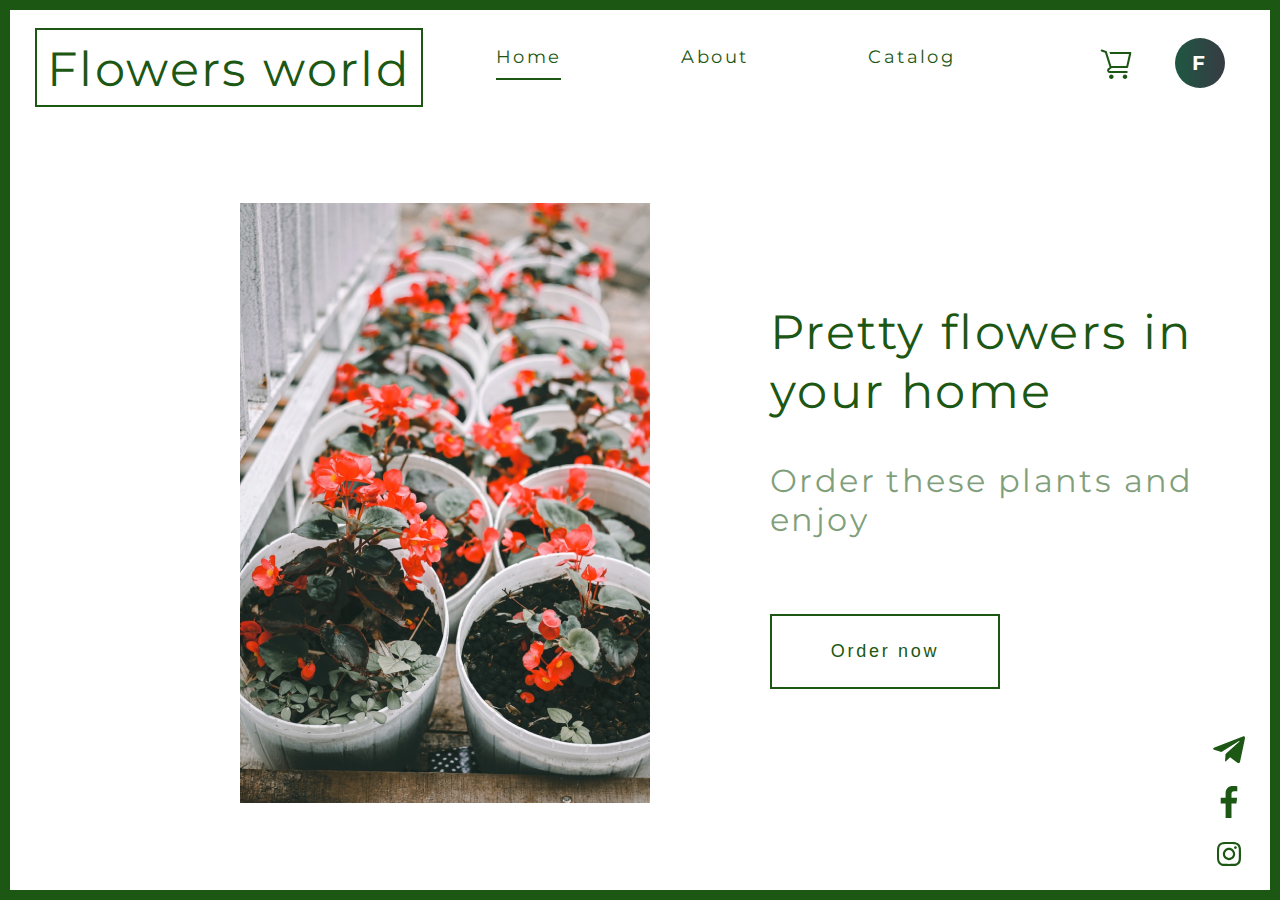
<file: index.html>
<!DOCTYPE html>
<html lang="en">
<head>
  <meta charset="UTF-8">
  <meta http-equiv="X-UA-Compatible" content="IE=edge">
  <meta name="viewport" content="width=device-width, initial-scale=1.0">
  <!-- TODO: favicon -->
    <title>Flowers world | HOME</title>
  <link rel="preconnect" href="https://fonts.gstatic.com">
  <link href="https://fonts.googleapis.com/css2?family=Montserrat:wght@100;200;300;400;500;600;700;900&display=swap" rel="stylesheet">
  <link rel="stylesheet" href="styles/general.css">
  <link rel="stylesheet" href="styles/index.css">
</head>
<body>
  <header class="header">
    <h1 class="header__logo">Flowers world</h1>

    <nav class="menu">
      <ul class="menu__list list">
        <li class="list__item list-item--active"><a href="index.html">Home</a></li>
        <li class="list__item"><a href="about.html">About</a></li>
        <li class="list__item"><a href="catalog.html">Catalog</a></li>
      </ul>
    </nav>

    <div class="header__buttons">
      <button class="header__shopping-cart-button icon">
        <img src="images/shopping cart.svg" alt="Shopping cart button">
      </button>

      <div class="header__user-avatar">F</div>
    </div>
  </header>

  <main class="main">
    <div class="middle">
      <img src="images/index/flowers 1.jpg" alt="Picture of beautiful flowers" class="flowers-preview" draggable="false">
      
      <div>
        <h2>Pretty flowers in your home</h2>
        <h3>Order these plants and enjoy</h3>
        <button class="middle__button">Order now</button>
      </div>
    </div>
    
    <div class="social-networks-icons">
      <img src="images/telegram.svg" alt="Telegram icon" class="social-networks__item icon" title="Go to our Telegram page">
      <img src="images/facebook.svg" alt="Facebook icon" class="social-networks__item icon" title="Go to our Facebook page">
      <img src="images/instagram.svg" alt="Instagram icon" class="social-networks__item icon" title="Go to our Instagram page">
    </div>
  </main>
</body>
</html>
</file>
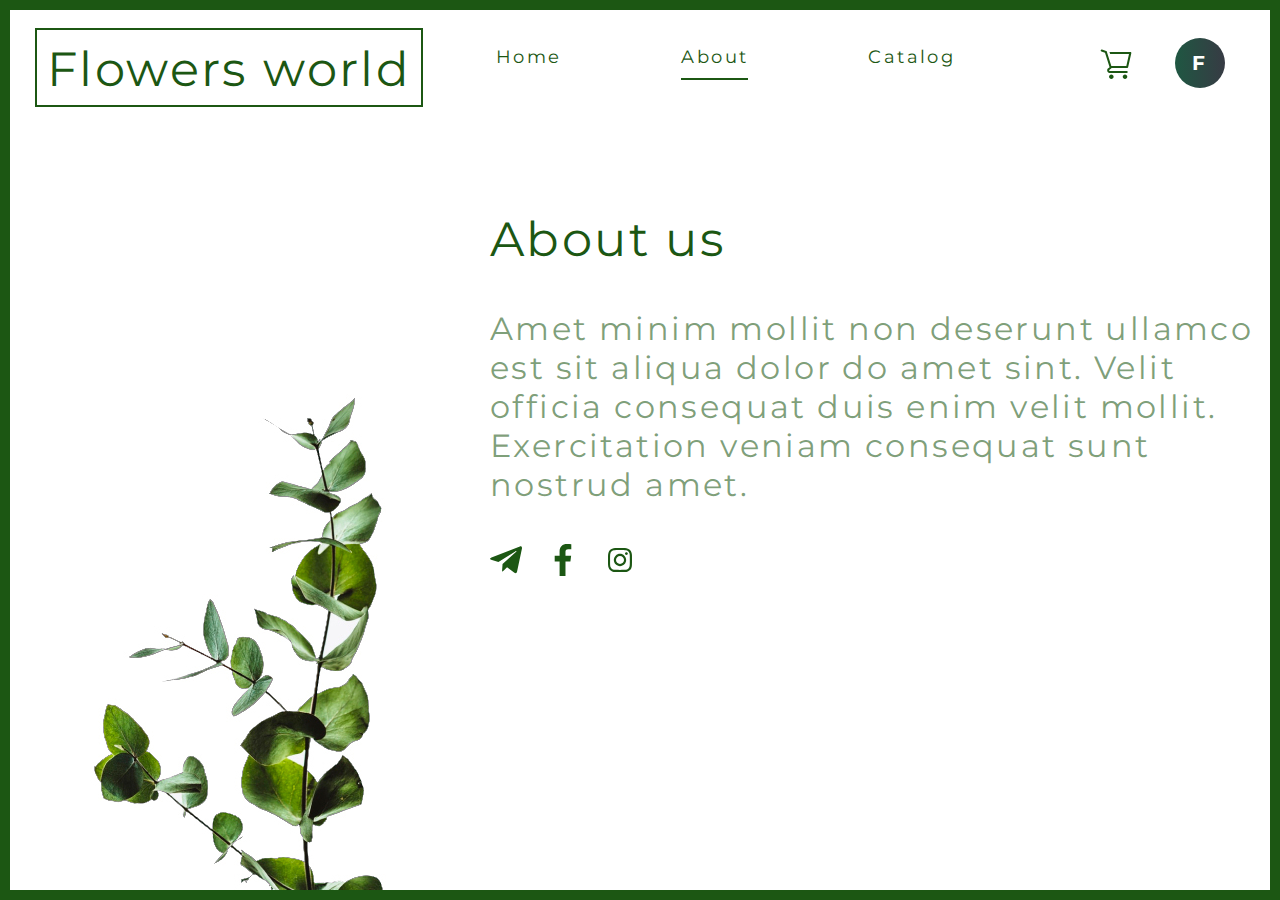
<file: about.html>
<!DOCTYPE html>
<html lang="en">
<head>
  <meta charset="UTF-8">
  <meta http-equiv="X-UA-Compatible" content="IE=edge">
  <meta name="viewport" content="width=device-width, initial-scale=1.0">
  <!-- TODO: favicon -->
    <title>Flowers world | ABOUT</title>
  <link rel="preconnect" href="https://fonts.gstatic.com">
  <link href="https://fonts.googleapis.com/css2?family=Montserrat:wght@100;200;300;400;500;600;700;900&display=swap" rel="stylesheet">
  <link rel="stylesheet" href="styles/general.css">
  <link rel="stylesheet" href="styles/about.css">
</head>
<body>
  <header class="header">
    <h1 class="header__logo">Flowers world</h1>

    <nav class="menu">
      <ul class="menu__list list">
        <li class="list__item"><a href="index.html">Home</a></li>
        <li class="list__item list-item--active"><a href="about.html">About</a></li>
        <li class="list__item"><a href="catalog.html">Catalog</a></li>
      </ul>
    </nav>

    <div class="header__buttons">
      <button class="header__shopping-cart-button icon">
        <img src="images/shopping cart.svg" alt="Shopping cart button">
      </button>

      <div class="header__user-avatar">F</div>
    </div>
  </header>

  <main class="main">
    <div class="main__inner-container">
      <img src="images/about/preview.jpg" class="flowers-preview" alt="Picture of flowers" draggable="false">
      
      <div class="main__text-container">
        <h2 class="main__title">About us</h2>
        <p class="main__description">Amet minim mollit non deserunt ullamco est sit aliqua dolor do amet sint. Velit officia consequat duis enim velit mollit. Exercitation veniam consequat sunt nostrud amet.</p>
      
        <div class="social-networks-icons">
          <img src="images/telegram.svg" alt="Telegram icon" class="social-networks__item icon" title="Go to our Telegram page">
          <img src="images/facebook.svg" alt="Facebook icon" class="social-networks__item icon" title="Go to our Facebook page">
          <img src="images/instagram.svg" alt="Instagram icon" class="social-networks__item icon" title="Go to our Instagram page">
        </div>
      </div>
    </div>
  </main>
</body>
</html>
</file>
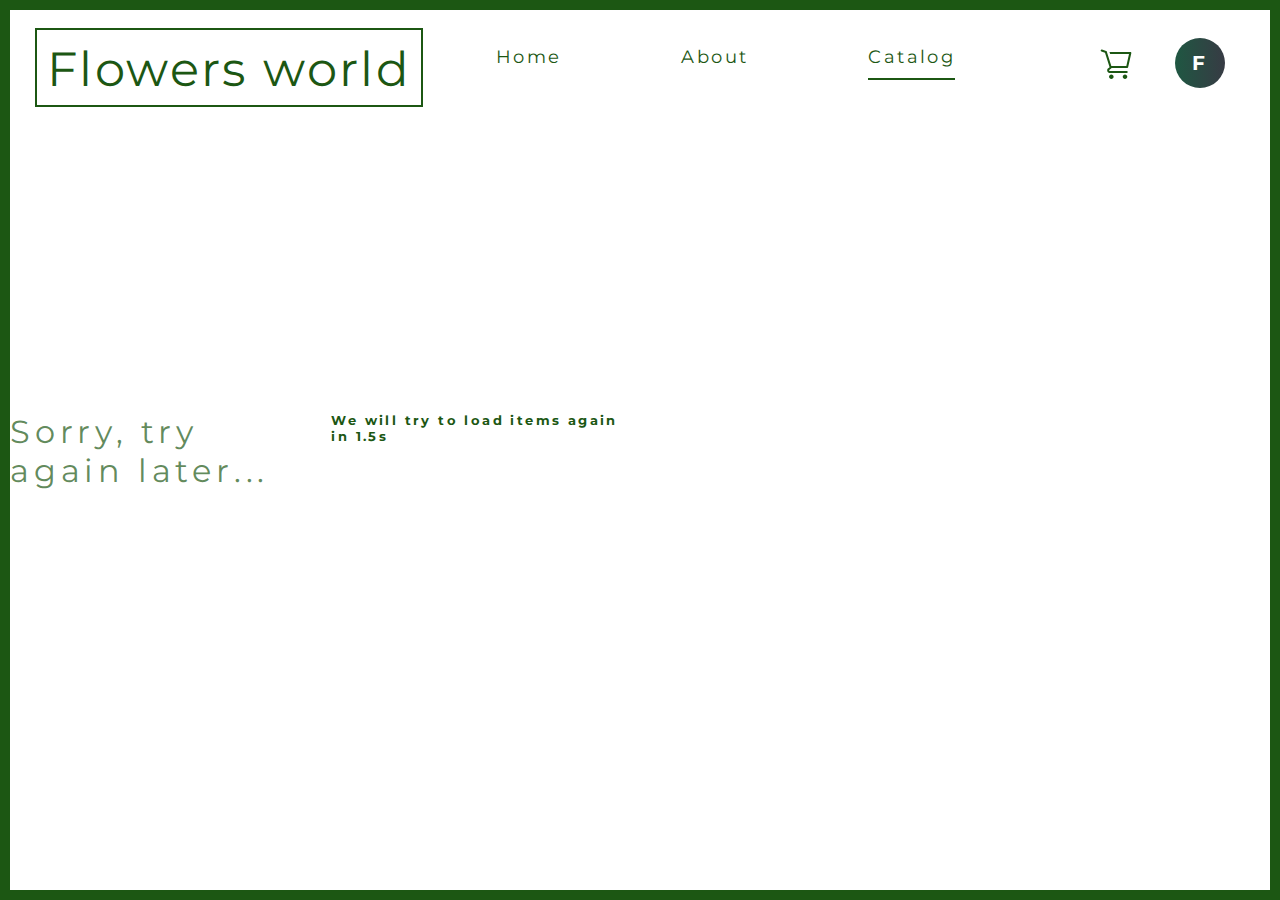
<file: catalog.html>
<!DOCTYPE html>
<html lang="en">
<head>
  <meta charset="UTF-8">
  <meta http-equiv="X-UA-Compatible" content="IE=edge">
  <meta name="viewport" content="width=device-width, initial-scale=1.0">
  <!-- TODO: favicon -->
    <title>Flowers world | CATALOG</title>
  <link rel="preconnect" href="https://fonts.gstatic.com">
  <link href="https://fonts.googleapis.com/css2?family=Montserrat:wght@100;200;300;400;500;600;700;900&display=swap" rel="stylesheet">
  <link rel="stylesheet" href="styles/general.css">
  <link rel="stylesheet" href="styles/catalog.css">
</head>
<body>
  <header class="header">
    <h1 class="header__logo">Flowers world</h1>

    <nav class="menu">
      <ul class="menu__list list">
        <li class="list__item"><a href="index.html">Home</a></li>
        <li class="list__item"><a href="about.html">About</a></li>
        <li class="list__item list-item--active"><a href="catalog.html">Catalog</a></li>
      </ul>
    </nav>

    <div class="header__buttons">
      <button class="header__shopping-cart-button icon">
        <img src="images/shopping cart.svg" alt="Shopping cart button">
      </button>

      <div class="header__user-avatar">F</div>
    </div>
  </header>

  <main class="main">
    <div class="cards">
      <div class="scroller"></div>
    </div>
  </main>

  <script src="catalog.js"></script>
</body>
</html>
</file>
<file: styles/general.css>
* {
  box-sizing: border-box;
  margin: 0;
  padding: 0;
}

body {
  margin: 0;
  padding: 0;
  border: 10px solid #1C5713;
  min-height: 100vh;
  font-family: 'Montserrat', sans-serif;
  font-style: normal;
  font-weight: normal;
  color: #1C5713;
  letter-spacing: 0.15em;
}

.header {
  display: flex;
  align-items: center;
  justify-content: space-between;
  height: 105px;
}

.header__logo, .list__item,
.header__shopping-cart-button,
.header__user-avatar {
  cursor: pointer;
}

.header__logo {
  position: relative;
  top: 5px;
  left: 25px;
  margin: 0;
  font-style: normal;
  font-weight: normal;
  padding: 10px;
  border: 2px solid #1C5713;
  font-size: 48px;
  line-height: 59px;
  height: 79px;
}

.menu {
  width: 50%;
  display: flex;
  align-items: center;
  justify-content: center;
}

.menu__list {
  display: inline-flex;
}

.list__item {
  padding: 5px 0;
  font-size: 18px;
  line-height: 22px;
  list-style-type: none;
  position: relative;
  margin: 0 60px;
  transition: .25s ease;
}

.list__item::after {
  content: '';
  display: block;
  margin: auto;
  height: 2px;
  width: 0px;
  background: #1C5713;
  transition: .25s linear;
  margin-top: 10px;
}
.list__item:hover::after {
  width: 100%;
}

.list__item a {
  text-decoration: none;
  color: #1C5713;
} 

.list-item--active::after{
  content: '';
  display: block;
  margin: auto;
  height: 2px;
  width: 100%;
  background: #1C5713;
  margin-top: 10px;
}

.header__buttons {
  display: flex;
  align-items: center;
  justify-content: center;
}

.header__shopping-cart-button {
  background-color: #fff;
  border: 0;
  width: 32px;
  height: 32px;
  margin: 45px;
}

.header__user-avatar {
  display: flex;
  align-items: center;
  justify-content: center;
  width: 50px;
  height: 50px;
  border-radius: 50%;
  margin-right: 45px;
  background:linear-gradient(90deg, #1f5742 0%,#373b44 100% );
  color: #fff;
  font-weight: bold;
  font-size: 20px;
  user-select: none;
}

.icon {
  transition: .5s ease;
  will-change: transform;
}

.icon:hover, icon:active {
  transform: scale(1.5);
}

.social-networks-icons {
  align-self: flex-end;
}

.social-networks__item {
  width: 32px;
  height: 32px;
  margin-bottom: 20px;
  margin-right: 25px;
  cursor: pointer;
}

.flowers-preview {
  margin-left: 230px;
  margin-right: 120px;
}

.scroller {
  position: absolute;
  top:50%;
  left: 50%;
  transform: translate(-50%, -50%);
  width: 55px;
  height: 55px;
  border-radius: 50%;
  border: 5px solid #1c5713b9;
  border-left: 5px solid #1C5713;
  border-bottom: 5px solid #1C5713;
  animation: spinning .8s ease infinite;
}

@keyframes spinning {
  from {
    transform: rotate(0);
  }

  to {
    transform: rotate(360deg);
  }
}
</file>
<file: styles/index.css>
main {
  display: flex;
  align-items: center;
  justify-content: space-between;
  height: calc(100vh - 125px);
}

.social-networks-icons {
  display: flex;
  flex-direction: column;
  align-self: center;
  justify-content: center;
}

.middle {
  display: flex;
}

.middle h2 {
  font-style: normal;
  font-weight: normal;
  font-size: 48px;
  line-height: 59px;
  color: #1C5713;
  margin-bottom: 40px;
  margin-top: 100px;
}

.middle h3 {
  font-style: normal;
  font-weight: normal;
  font-size: 32px;
  line-height: 39px;
  color: rgba(28, 87, 19, 0.58);
  margin-bottom: 75px;
}

.middle__button {
  width: 230px;
  height: 75px;
  border: 2px solid #1C5713;
  font-style: normal;
  font-weight: normal;
  font-size: 18px;
  line-height: 22px;
  text-align: center;
  letter-spacing: 0.15em;
  color: #1C5713;
  cursor: pointer;
  position: relative;
  transition: 1s ease;
  background: linear-gradient(to right, #2ba0191e 50%, white 50%);
  background-size: 200% 100%;
  background-position: right bottom;
}

.middle__button:hover {
  background-color: #1c57131e;
  background-position: left bottom;
}

.middle__button::after {
  content: "→";
  position: absolute;
  right: -40px;
  transition: .25s ease;
  font-size: 25px;
  color: transparent;
}

.middle__button:hover::after {
  right: -50px;
  color: #1C5713;
}

.social-networks-icons {
  align-self: flex-end;
}

.social-networks__item {
  width: 32px;
  height: 32px;
  margin-bottom: 20px;
  margin-right: 25px;
  cursor: pointer;
}
</file>
<file: styles/about.css>
.main {
  display: flex;
  justify-content: space-between;
  align-items: center;
  height: calc(100vh - 125px);
}

.flowers {
  margin-left: 230px;
  margin-right: 135px;
}

.flowers-preview {
  position: absolute;
  bottom: 10px;
  left: 10px;
  margin: 0;
}

.main__text-container {
  display: flex;
  flex-direction: column;
  justify-content: center;
  align-items: flex-start;
  margin-left: 480px;
}

.main__title {
  font-style: normal;
  font-weight: normal;
  font-size: 48px;
  line-height: 59px;
  margin-top: -200px;
}

.main__description {
  max-width: 871px;
  font-style: normal;
  font-weight: normal;
  font-size: 32px;
  line-height: 39px;
  margin: 40px 0;
  color: rgba(28, 87, 19, 0.58);
}

.social-networks-icons {
  align-self: flex-start;
  display: flex;
  align-items: center;
  justify-content: center;
}
</file>
<file: styles/catalog.css>
main {
  display: flex;
  flex-wrap: wrap;
  align-items: center;
  justify-content: center;
  min-height: calc(100vh - 125px);
}

main h1 {
  letter-spacing: 0.15em;
  font-weight: normal;
  color: rgba(28, 87, 19, 0.705);
}

.card {
  width: 255px;
  height: 400px;
  border: 1px solid #1C5713;
  margin: 0 25px;
}

.card__image {
  width: 100%;
  cursor: pointer;
}

.card__info {
  display: flex;
  justify-content: space-between;
  align-items: center;
  padding: 5px;
}

.card__description {
  display: flex;
  flex-direction: column;
  margin-left: 10px;
}

.card__info img {
  margin-right: 10px;
  cursor: pointer;
  width: 15px;
  height: 15px;
}

.card__title {
  font-style: normal;
  font-weight: normal;
  font-size: 18px;
  line-height: 22px;
}

.card__price {
  font-style: normal;
  font-weight: normal;
  font-size: 14px;
  line-height: 17px;
  color: rgba(28, 87, 19, 0.58);
}

.cards {
  margin: 25px 0;
  display: grid;
  grid-template-rows: 1fr 1fr;
  grid-template-columns: 1fr 1fr 1fr 1fr;
  grid-gap: 2vw;
}
</file>
